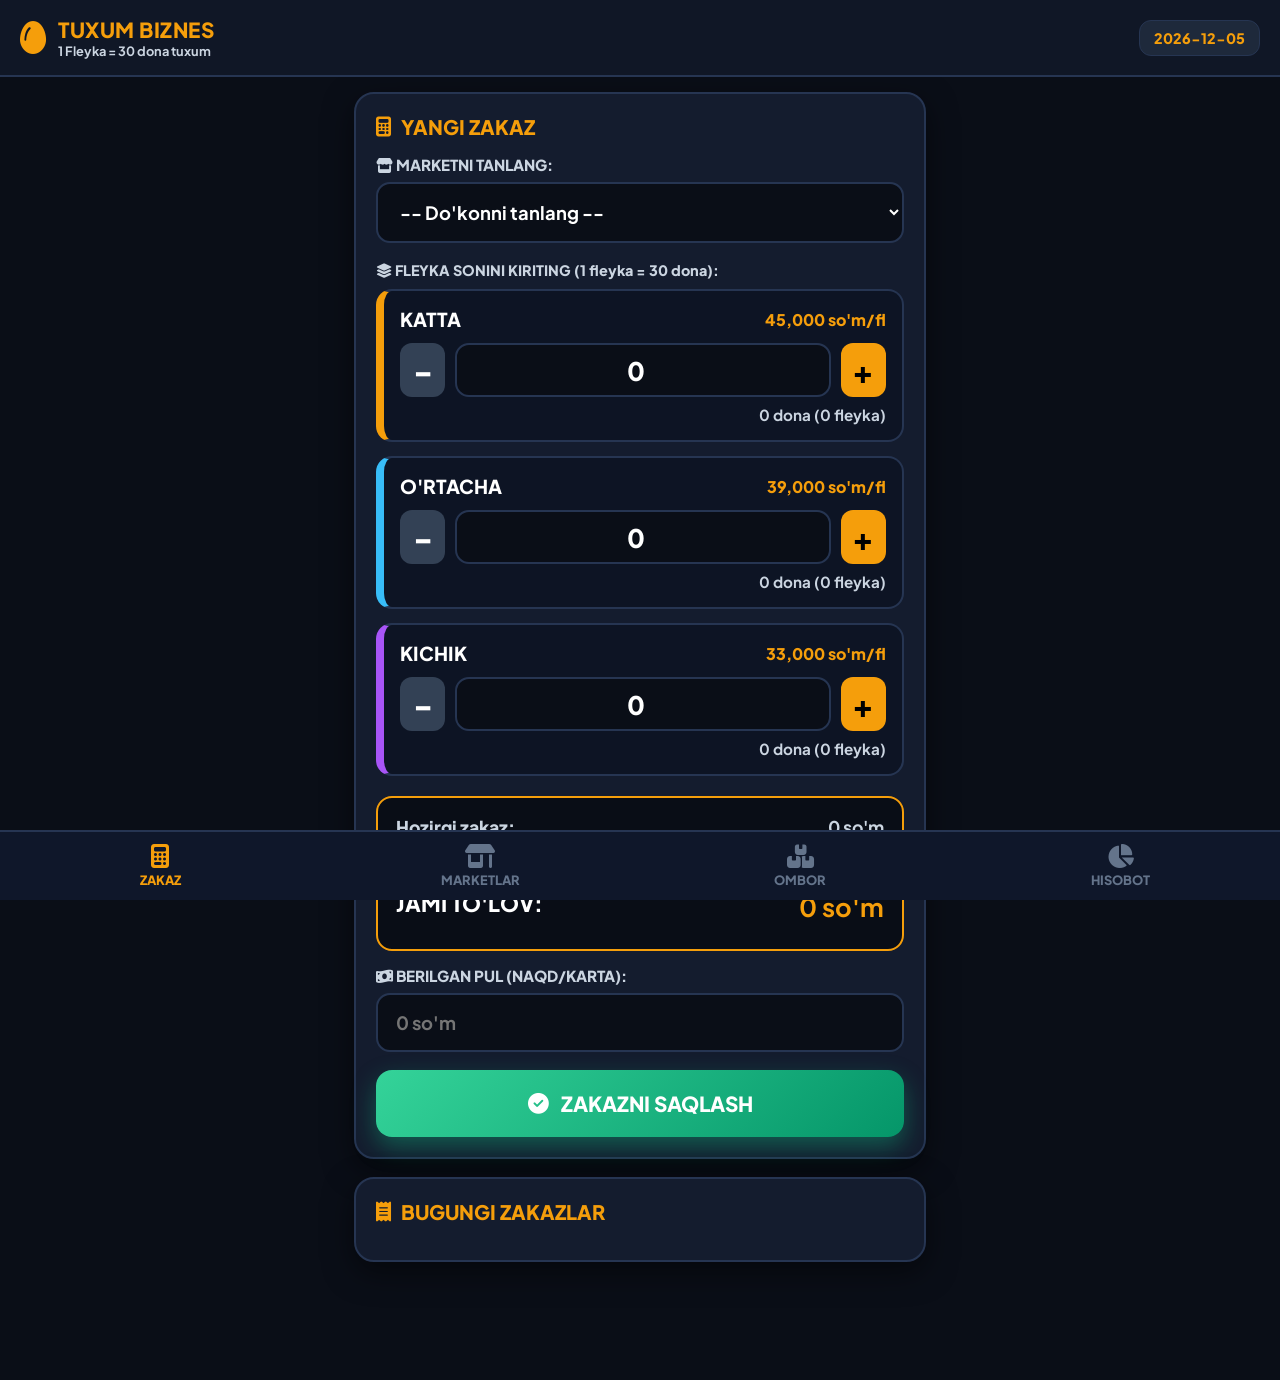
<file: index.html>
<!DOCTYPE html>
<html lang="uz">
<head>
    <meta charset="UTF-8">
    <meta name="viewport" content="width=device-width, initial-scale=1.0, maximum-scale=1.0, user-scalable=no">
    <title>Tuxum Biznes — Fleyka Hisoblagich</title>
    <link rel="preconnect" href="https://fonts.googleapis.com">
    <link rel="preconnect" href="https://fonts.gstatic.com" crossorigin>
    <link href="https://fonts.googleapis.com/css2?family=Plus+Jakarta+Sans:wght@600;700;800;900&display=swap" rel="stylesheet">
    <link rel="stylesheet" href="https://cdnjs.cloudflare.com/ajax/libs/font-awesome/6.4.0/css/all.min.css">
    <link rel="stylesheet" href="style.css">
</head>
<body>

    <!-- Yuqori panel -->
    <header class="top-header">
        <div class="brand">
            <i class="fa-solid fa-egg logo-icon"></i>
            <div>
                <h1 class="brand-title">TUXUM BIZNES</h1>
                <p class="brand-sub">1 Fleyka = 30 dona tuxum</p>
            </div>
        </div>
        <div class="today-badge" id="today-date">--.--.----</div>
    </header>

    <main class="main-container">

        <!-- TAB 1: ZAKAZ VA KALKULYATOR -->
        <section id="tab-orders" class="tab-content active">
            
            <div class="card calc-card">
                <div class="card-title-lg">
                    <i class="fa-solid fa-calculator"></i> YANGI ZAKAZ
                </div>

                <!-- Market Tanlash -->
                <div class="form-group-lg">
                    <label><i class="fa-solid fa-store"></i> MARKETNI TANLANG:</label>
                    <select id="order-market" onchange="calculateOrder()">
                        <option value="">-- Do'konni tanlang --</option>
                    </select>
                </div>

                <!-- 3 Tur Tuxum - Fleykada Kiritish -->
                <div class="fleyka-section-title">
                    <i class="fa-solid fa-layer-group"></i> FLEYKA SONINI KIRITING (1 fleyka = 30 dona):
                </div>

                <div class="egg-grid-lg">
                    
                    <!-- Katta Tuxum -->
                    <div class="egg-card katta-border">
                        <div class="egg-type-header">
                            <span class="type-name">KATTA</span>
                            <span class="type-price" id="disp-price-katta">45,000 so'm/fl</span>
                        </div>
                        <div class="counter-box">
                            <button class="cnt-btn minus" onclick="changeQty('qty-katta', -1)">-</button>
                            <input type="number" id="qty-katta" value="0" min="0" oninput="calculateOrder()">
                            <button class="cnt-btn plus" onclick="changeQty('qty-katta', 1)">+</button>
                        </div>
                        <div class="fleyka-calc-info" id="info-katta">0 dona (0 fleyka)</div>
                    </div>

                    <!-- O'rtacha Tuxum -->
                    <div class="egg-card ortacha-border">
                        <div class="egg-type-header">
                            <span class="type-name">O'RTACHA</span>
                            <span class="type-price" id="disp-price-ortacha">39,000 so'm/fl</span>
                        </div>
                        <div class="counter-box">
                            <button class="cnt-btn minus" onclick="changeQty('qty-ortacha', -1)">-</button>
                            <input type="number" id="qty-ortacha" value="0" min="0" oninput="calculateOrder()">
                            <button class="cnt-btn plus" onclick="changeQty('qty-ortacha', 1)">+</button>
                        </div>
                        <div class="fleyka-calc-info" id="info-ortacha">0 dona (0 fleyka)</div>
                    </div>

                    <!-- Kichik Tuxum -->
                    <div class="egg-card kichik-border">
                        <div class="egg-type-header">
                            <span class="type-name">KICHIK</span>
                            <span class="type-price" id="disp-price-kichik">33,000 so'm/fl</span>
                        </div>
                        <div class="counter-box">
                            <button class="cnt-btn minus" onclick="changeQty('qty-kichik', -1)">-</button>
                            <input type="number" id="qty-kichik" value="0" min="0" oninput="calculateOrder()">
                            <button class="cnt-btn plus" onclick="changeQty('qty-kichik', 1)">+</button>
                        </div>
                        <div class="fleyka-calc-info" id="info-kichik">0 dona (0 fleyka)</div>
                    </div>

                </div>

                <!-- Natija va Hisob-kitob -->
                <div class="total-summary-box">
                    <div class="sum-row">
                        <span>Hozirgi zakaz:</span>
                        <strong id="res-current">0 so'm</strong>
                    </div>
                    <div class="sum-row debt-color">
                        <span>Eski qarz:</span>
                        <strong id="res-debt">0 so'm</strong>
                    </div>
                    <div class="sum-divider"></div>
                    <div class="sum-row total-color">
                        <span>JAMI TO'LOV:</span>
                        <strong id="res-total">0 so'm</strong>
                    </div>
                </div>

                <!-- Berilgan Pul -->
                <div class="form-group-lg" style="margin-top: 15px;">
                    <label><i class="fa-solid fa-money-bill-wave"></i> BERILGAN PUL (NAQD/KARTA):</label>
                    <input type="number" id="paid-amount" placeholder="0 so'm" oninput="calculateOrder()">
                </div>

                <button class="big-submit-btn" onclick="saveOrder()">
                    <i class="fa-solid fa-circle-check"></i> ZAKAZNI SAQLASH
                </button>
            </div>

            <!-- Bugungi zakazlar -->
            <div class="card">
                <div class="card-title-lg">
                    <i class="fa-solid fa-receipt"></i> BUGUNGI ZAKAZLAR
                </div>
                <div id="today-orders-list"></div>
            </div>

        </section>

        <!-- TAB 2: MARKETLAR BAZASI -->
        <section id="tab-markets" class="tab-content">
            <div class="card">
                <div class="market-top-bar">
                    <div class="card-title-lg"><i class="fa-solid fa-shop"></i> MARKETLAR</div>
                    <button class="add-market-btn" onclick="openAddMarketModal()">+ YANGI MARKET</button>
                </div>
                <div class="search-input-wrap">
                    <i class="fa-solid fa-magnifying-glass"></i>
                    <input type="text" id="search-market" placeholder="Market nomini qidiring..." oninput="renderMarkets()">
                </div>
            </div>

            <div id="markets-list" class="markets-container"></div>
        </section>

        <!-- TAB 3: OMBOR VA NARXLAR -->
        <section id="tab-stock" class="tab-content">
            <div class="card">
                <div class="card-title-lg"><i class="fa-solid fa-tags"></i> FLEYKA NARXLARI (1 Fl = 30 dona)</div>
                
                <div class="price-edit-grid">
                    <div class="form-group-lg">
                        <label>KATTA (1 Fleyka narxi):</label>
                        <input type="number" id="price-katta" value="45000" onchange="updatePrices()">
                    </div>
                    <div class="form-group-lg">
                        <label>O'RTACHA (1 Fleyka narxi):</label>
                        <input type="number" id="price-ortacha" value="39000" onchange="updatePrices()">
                    </div>
                    <div class="form-group-lg">
                        <label>KICHIK (1 Fleyka narxi):</label>
                        <input type="number" id="price-kichik" value="33000" onchange="updatePrices()">
                    </div>
                </div>
            </div>

            <div class="card">
                <div class="card-title-lg"><i class="fa-solid fa-boxes-stacked"></i> OMBOR ASTATOGI</div>
                <div class="stock-grid-lg">
                    <div class="stock-box-lg">
                        <span class="st-title">KATTA</span>
                        <strong class="st-val" id="stock-katta-fl">83 fleyka</strong>
                        <small class="st-sub" id="stock-katta-dona">2,500 dona</small>
                    </div>
                    <div class="stock-box-lg">
                        <span class="st-title">O'RTACHA</span>
                        <strong class="st-val" id="stock-ortacha-fl">60 fleyka</strong>
                        <small class="st-sub" id="stock-ortacha-dona">1,800 dona</small>
                    </div>
                    <div class="stock-box-lg">
                        <span class="st-title">KICHIK</span>
                        <strong class="st-val" id="stock-kichik-fl">30 fleyka</strong>
                        <small class="st-sub" id="stock-kichik-dona">900 dona</small>
                    </div>
                </div>
            </div>
        </section>

        <!-- TAB 4: HISOBOT -->
        <section id="tab-stats" class="tab-content">
            <div class="card">
                <div class="card-title-lg"><i class="fa-solid fa-chart-line"></i> MOLIYAVIY HISOBOT</div>
                <div class="stats-grid-lg">
                    <div class="stat-card-lg debt-bg">
                        <i class="fa-solid fa-hand-holding-dollar stat-icon"></i>
                        <div>
                            <span>JAMI NASIYA (QARZ):</span>
                            <strong id="total-debt">0 so'm</strong>
                        </div>
                    </div>
                    <div class="stat-card-lg sales-bg">
                        <i class="fa-solid fa-cash-register stat-icon"></i>
                        <div>
                            <span>BUGUNGI TUSHUM:</span>
                            <strong id="today-sales">0 so'm</strong>
                        </div>
                    </div>
                </div>
            </div>
        </section>

    </main>

    <!-- Barter Modal -->
    <div id="barter-modal" class="modal-bg">
        <div class="modal-box">
            <div class="modal-head">
                <h2><i class="fa-solid fa-right-left"></i> BARTER / TOVAR AYIRISH</h2>
                <button class="close-btn" onclick="closeBarterModal()">✕</button>
            </div>
            <p id="barter-market-name" class="modal-subtext"></p>
            <div class="form-group-lg">
                <label>Olingan Mahsulot Nomi:</label>
                <input type="text" id="barter-item" placeholder="Masalan: Un, Yog', Shakar">
            </div>
            <div class="form-group-lg">
                <label>Tovar Summasi (so'm):</label>
                <input type="number" id="barter-amount" placeholder="0 so'm">
            </div>
            <button class="big-submit-btn warning-btn" onclick="applyBarter()">
                QARZDAN AYIRISH
            </button>
        </div>
    </div>

    <!-- Yangi Market Modal -->
    <div id="add-market-modal" class="modal-bg">
        <div class="modal-box">
            <div class="modal-head">
                <h2><i class="fa-solid fa-store"></i> YANGI MARKET QO'SHISH</h2>
                <button class="close-btn" onclick="closeAddMarketModal()">✕</button>
            </div>
            <div class="form-group-lg">
                <label>Market Nomi:</label>
                <input type="text" id="new-name" placeholder="Masalan: Fayz Market">
            </div>
            <div class="form-group-lg">
                <label>Do'kon Egasi Ismi:</label>
                <input type="text" id="new-owner" placeholder="Masalan: Alisher aka">
            </div>
            <div class="form-group-lg">
                <label>Telefon Raqam:</label>
                <input type="text" id="new-phone" value="+998">
            </div>
            <div class="form-group-lg">
                <label>Manzil / Lokatsiya:</label>
                <input type="text" id="new-location" placeholder="Masalan: Qo'yliq bozori yonida">
            </div>
            <button class="big-submit-btn" onclick="saveNewMarket()">
                BAZAGA SAQLASH
            </button>
        </div>
    </div>

    <!-- Pastki Navigatsiya -->
    <nav class="bottom-bar">
        <button class="nav-btn-lg active" onclick="switchTab('orders', this)">
            <i class="fa-solid fa-calculator"></i>
            <span>ZAKAZ</span>
        </button>
        <button class="nav-btn-lg" onclick="switchTab('markets', this)">
            <i class="fa-solid fa-shop"></i>
            <span>MARKETLAR</span>
        </button>
        <button class="nav-btn-lg" onclick="switchTab('stock', this)">
            <i class="fa-solid fa-boxes-stacked"></i>
            <span>OMBOR</span>
        </button>
        <button class="nav-btn-lg" onclick="switchTab('stats', this)">
            <i class="fa-solid fa-chart-pie"></i>
            <span>HISOBOT</span>
        </button>
    </nav>

    <script src="script.js"></script>
</body>
</html>
</file>
<file: style.css>
/* ==========================================================================
   ULTRA-LARGE & HIGH-CONTRAST MOBILE DESIGN FOR DRIVERS
   ========================================================================== */

:root {
    --bg-dark: #0a0e17;
    --card-bg: #141c2e;
    --border-color: #263552;
    
    --primary-yellow: #f59e0b;
    --primary-gradient: linear-gradient(135deg, #fbbf24 0%, #d97706 100%);
    
    --success-green: #10b981;
    --success-gradient: linear-gradient(135deg, #34d399 0%, #059669 100%);
    
    --danger-red: #ef4444;
    --danger-gradient: linear-gradient(135deg, #f87171 0%, #dc2626 100%);

    --text-white: #ffffff;
    --text-light: #cbd5e1;
    --text-dim: #64748b;
}

* {
    box-sizing: border-box;
    margin: 0;
    padding: 0;
    font-family: 'Plus Jakarta Sans', sans-serif;
    -webkit-tap-highlight-color: transparent;
}

body {
    background-color: var(--bg-dark);
    color: var(--text-white);
    padding-bottom: 100px;
    font-size: 16px;
}

/* Header */
.top-header {
    background: #101726;
    border-bottom: 2px solid var(--border-color);
    padding: 16px 20px;
    display: flex;
    justify-content: space-between;
    align-items: center;
    position: sticky;
    top: 0;
    z-index: 100;
}

.brand {
    display: flex;
    align-items: center;
    gap: 12px;
}

.logo-icon {
    font-size: 2.2rem;
    color: var(--primary-yellow);
}

.brand-title {
    font-size: 1.3rem;
    font-weight: 900;
    letter-spacing: 0.5px;
    color: var(--primary-yellow);
}

.brand-sub {
    font-size: 0.8rem;
    color: var(--text-light);
    font-weight: 700;
}

.today-badge {
    background: #1e293b;
    color: var(--primary-yellow);
    border: 1px solid var(--border-color);
    padding: 8px 14px;
    border-radius: 12px;
    font-weight: 800;
    font-size: 0.9rem;
}

/* Container */
.main-container {
    max-width: 600px;
    margin: 15px auto 0;
    padding: 0 14px;
}

/* Cards */
.card {
    background: var(--card-bg);
    border: 2px solid var(--border-color);
    border-radius: 20px;
    padding: 20px;
    margin-bottom: 18px;
    box-shadow: 0 10px 30px rgba(0,0,0,0.5);
}

.card-title-lg {
    font-size: 1.25rem;
    font-weight: 900;
    color: var(--primary-yellow);
    margin-bottom: 16px;
    display: flex;
    align-items: center;
    gap: 10px;
}

/* Large Inputs */
.form-group-lg {
    margin-bottom: 18px;
}

.form-group-lg label {
    display: block;
    font-size: 0.95rem;
    font-weight: 800;
    color: var(--text-light);
    margin-bottom: 8px;
}

input, select {
    width: 100%;
    padding: 16px 18px;
    background: #0a0e17;
    border: 2px solid var(--border-color);
    border-radius: 14px;
    font-size: 1.15rem;
    font-weight: 700;
    color: var(--text-white);
    outline: none;
}

input:focus, select:focus {
    border-color: var(--primary-yellow);
}

/* Fleyka Grid */
.fleyka-section-title {
    font-size: 0.9rem;
    font-weight: 800;
    color: var(--text-light);
    margin: 15px 0 10px 0;
}

.egg-grid-lg {
    display: flex;
    flex-direction: column;
    gap: 14px;
    margin-bottom: 20px;
}

.egg-card {
    background: #0d1424;
    border: 2px solid var(--border-color);
    border-radius: 16px;
    padding: 16px;
}

.katta-border { border-left: 8px solid #f59e0b; }
.ortacha-border { border-left: 8px solid #38bdf8; }
.kichik-border { border-left: 8px solid #a855f7; }

.egg-type-header {
    display: flex;
    justify-content: space-between;
    align-items: center;
    margin-bottom: 12px;
}

.type-name {
    font-size: 1.2rem;
    font-weight: 900;
}

.type-price {
    font-size: 1rem;
    font-weight: 800;
    color: var(--primary-yellow);
}

.counter-box {
    display: flex;
    align-items: center;
    gap: 10px;
}

.cnt-btn {
    width: 60px;
    height: 54px;
    border: none;
    border-radius: 12px;
    font-size: 2rem;
    font-weight: 900;
    color: white;
    cursor: pointer;
}

.cnt-btn.minus { background: #334155; }
.cnt-btn.plus { background: var(--primary-yellow); color: black; }

.counter-box input {
    text-align: center;
    font-size: 1.6rem;
    font-weight: 900;
    height: 54px;
}

.fleyka-calc-info {
    font-size: 0.95rem;
    font-weight: 700;
    color: var(--text-light);
    margin-top: 8px;
    text-align: right;
}

/* Total Summary Box */
.total-summary-box {
    background: #090d16;
    border: 2px solid var(--primary-yellow);
    border-radius: 16px;
    padding: 18px;
    margin-top: 15px;
}

.sum-row {
    display: flex;
    justify-content: space-between;
    font-size: 1.1rem;
    font-weight: 800;
    color: var(--text-light);
    margin-bottom: 8px;
}

.debt-color strong { color: var(--danger-red); }

.sum-divider {
    height: 2px;
    background: var(--border-color);
    margin: 10px 0;
}

.total-color {
    font-size: 1.35rem;
    color: var(--text-white);
}

.total-color strong {
    font-size: 1.6rem;
    color: var(--primary-yellow);
}

/* Submit Button */
.big-submit-btn {
    width: 100%;
    padding: 20px;
    border: none;
    border-radius: 16px;
    background: var(--success-gradient);
    color: white;
    font-size: 1.3rem;
    font-weight: 900;
    cursor: pointer;
    margin-top: 15px;
    display: flex;
    align-items: center;
    justify-content: center;
    gap: 12px;
    box-shadow: 0 10px 25px rgba(16, 185, 129, 0.4);
}

.warning-btn {
    background: var(--primary-gradient);
    color: black;
}

/* Market Cards */
.market-top-bar {
    display: flex;
    justify-content: space-between;
    align-items: center;
    margin-bottom: 12px;
}

.add-market-btn {
    background: var(--primary-yellow);
    color: black;
    border: none;
    padding: 10px 16px;
    border-radius: 10px;
    font-weight: 900;
    font-size: 0.9rem;
}

.search-input-wrap {
    position: relative;
}

.search-input-wrap i {
    position: absolute;
    left: 16px; top: 50%;
    transform: translateY(-50%);
    font-size: 1.2rem;
    color: var(--text-dim);
}

.search-input-wrap input {
    padding-left: 48px;
}

.markets-container {
    display: flex;
    flex-direction: column;
    gap: 14px;
}

.market-card-lg {
    background: var(--card-bg);
    border: 2px solid var(--border-color);
    border-radius: 18px;
    padding: 18px;
    border-left: 8px solid var(--success-green);
}

.market-card-lg.has-debt {
    border-left-color: var(--danger-red);
}

.m-header-lg {
    display: flex;
    justify-content: space-between;
    align-items: flex-start;
    margin-bottom: 14px;
}

.m-name-lg {
    font-size: 1.3rem;
    font-weight: 900;
}

.m-sub-lg {
    font-size: 0.9rem;
    color: var(--text-light);
    margin-top: 4px;
}

.debt-badge-lg {
    background: rgba(239, 68, 68, 0.2);
    color: var(--danger-red);
    border: 2px solid var(--danger-red);
    padding: 6px 12px;
    border-radius: 12px;
    font-size: 0.95rem;
    font-weight: 900;
}

.debt-badge-lg.no-debt {
    background: rgba(16, 185, 129, 0.2);
    color: var(--success-green);
    border-color: var(--success-green);
}

.m-actions-lg {
    display: grid;
    grid-template-columns: repeat(3, 1fr);
    gap: 8px;
}

.act-btn-lg {
    padding: 14px 6px;
    border-radius: 12px;
    border: none;
    font-size: 0.9rem;
    font-weight: 900;
    display: flex;
    align-items: center;
    justify-content: center;
    gap: 6px;
    text-decoration: none;
    cursor: pointer;
}

.call-bg { background: #0284c7; color: white; }
.sms-bg { background: #16a34a; color: white; }
.barter-bg { background: #d97706; color: white; }

/* Stock & Stats Grid */
.stock-grid-lg {
    display: grid;
    grid-template-columns: repeat(3, 1fr);
    gap: 10px;
}

.stock-box-lg {
    background: #0a0e17;
    border: 2px solid var(--border-color);
    border-radius: 14px;
    padding: 14px 8px;
    text-align: center;
}

.st-title { font-size: 0.8rem; font-weight: 800; color: var(--text-light); }
.st-val { font-size: 1.25rem; font-weight: 900; color: var(--primary-yellow); display: block; margin: 4px 0; }
.st-sub { font-size: 0.75rem; color: var(--text-dim); }

.stats-grid-lg {
    display: flex;
    flex-direction: column;
    gap: 14px;
}

.stat-card-lg {
    display: flex;
    align-items: center;
    gap: 16px;
    padding: 20px;
    border-radius: 16px;
}

.debt-bg { background: rgba(239, 68, 68, 0.15); border: 2px solid var(--danger-red); }
.sales-bg { background: rgba(16, 185, 129, 0.15); border: 2px solid var(--success-green); }

.stat-icon { font-size: 2rem; }
.debt-bg .stat-icon { color: var(--danger-red); }
.sales-bg .stat-icon { color: var(--success-green); }

.stat-card-lg span { font-size: 0.9rem; font-weight: 800; color: var(--text-light); }
.stat-card-lg strong { font-size: 1.6rem; font-weight: 900; display: block; }
.debt-bg strong { color: var(--danger-red); }
.sales-bg strong { color: var(--success-green); }

/* Bottom Bar */
.bottom-bar {
    position: fixed;
    bottom: 0; left: 0; right: 0;
    background: #0f172a;
    border-top: 2px solid var(--border-color);
    display: flex;
    justify-content: space-around;
    padding: 12px 0;
    z-index: 100;
}

.nav-btn-lg {
    border: none;
    background: transparent;
    color: var(--text-dim);
    display: flex;
    flex-direction: column;
    align-items: center;
    gap: 4px;
    font-size: 0.8rem;
    font-weight: 900;
    cursor: pointer;
    width: 25%;
}

.nav-btn-lg i { font-size: 1.5rem; }
.nav-btn-lg.active { color: var(--primary-yellow); }

/* Modal */
.modal-bg {
    display: none;
    position: fixed;
    top: 0; left: 0; right: 0; bottom: 0;
    background: rgba(0,0,0,0.85);
    z-index: 200;
    align-items: center;
    justify-content: center;
    padding: 16px;
}

.modal-bg.open { display: flex; }

.modal-box {
    background: #141c2e;
    border: 2px solid var(--border-color);
    border-radius: 20px;
    padding: 24px;
    width: 100%;
    max-width: 450px;
}

.modal-head {
    display: flex;
    justify-content: space-between;
    align-items: center;
    margin-bottom: 14px;
}

.close-btn {
    background: #334155;
    color: white;
    border: none;
    width: 36px; height: 36px;
    border-radius: 50%;
    font-weight: 900;
}

.modal-subtext {
    color: var(--text-light);
    font-size: 0.95rem;
    font-weight: 700;
    margin-bottom: 14px;
}

/* Tabs */
.tab-content { display: none; }
.tab-content.active { display: block; }
</file>
